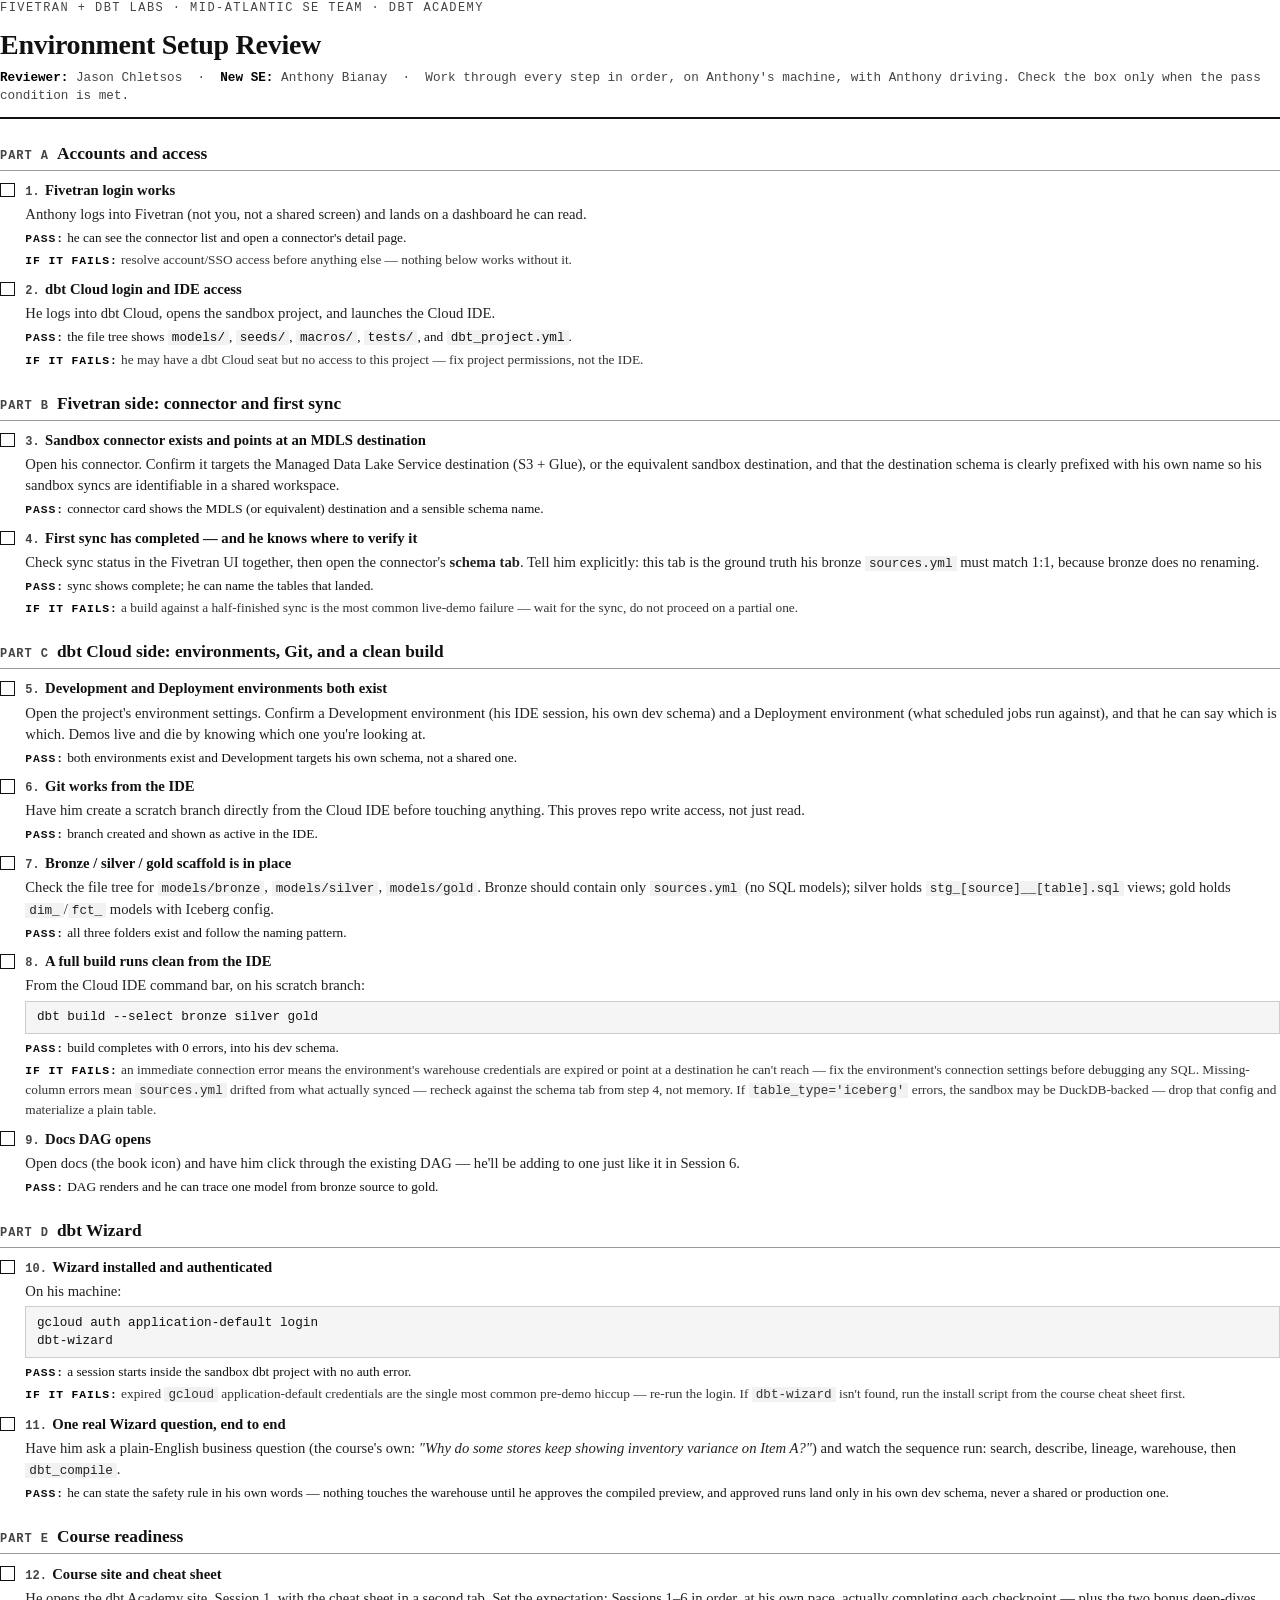
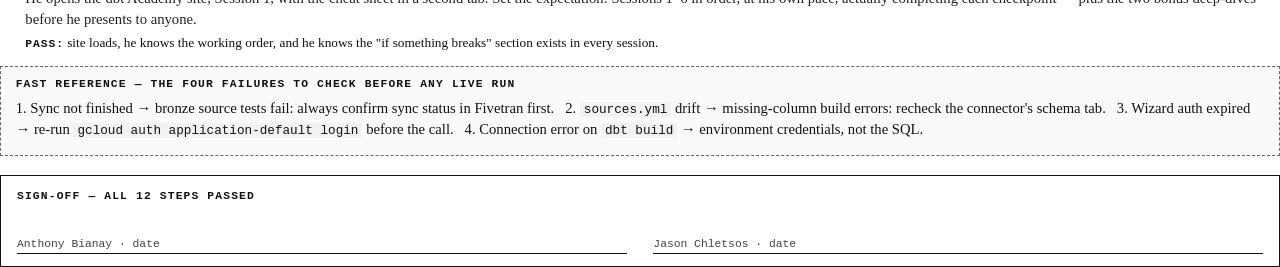
<file: onboarding/environment-setup-review.html>
<!doctype html>
<html lang="en">
<head>
<meta charset="UTF-8">
<title>Environment Setup Review</title>
<style>
*{box-sizing:border-box}
body{font-family: Georgia, 'Times New Roman', serif; color:#111; margin:0; font-size:11pt; line-height:1.45}
h1{font-size:21pt; margin:0 0 2pt; letter-spacing:-.01em}
.kicker{font-family:'Courier New',monospace; font-size:9pt; letter-spacing:.12em; text-transform:uppercase; color:#444; margin-bottom:6pt}
.meta{font-family:'Courier New',monospace; font-size:9.5pt; color:#444; margin-bottom:16pt; border-bottom:1.5pt solid #111; padding-bottom:9pt}
.meta b{color:#000}
h2{font-size:13pt; margin:16pt 0 6pt; border-bottom:0.75pt solid #999; padding-bottom:3pt}
h2 .part{font-family:'Courier New',monospace; font-size:9pt; letter-spacing:.08em; color:#444; margin-right:6pt}
p{margin:4pt 0}
.step{display:flex; gap:8pt; margin:7pt 0; break-inside:avoid}
.box{flex:0 0 auto; width:11pt; height:11pt; border:1.25pt solid #111; margin-top:2pt}
.step-body{flex:1}
.step-title{font-weight:bold}
.step-title .num{font-family:'Courier New',monospace; font-size:9pt; color:#444; margin-right:4pt}
.how{margin:2pt 0 0; color:#222}
.pass{margin:2pt 0 0; font-size:10pt}
.pass b{font-family:'Courier New',monospace; font-size:8.5pt; letter-spacing:.08em; text-transform:uppercase}
.fail{margin:2pt 0 0; font-size:10pt; color:#333}
.fail b{font-family:'Courier New',monospace; font-size:8.5pt; letter-spacing:.08em; text-transform:uppercase; color:#000}
code, .cmd{font-family:'Courier New',monospace; font-size:9.5pt; background:#f2f2f2; padding:0 3pt}
.cmd-block{font-family:'Courier New',monospace; font-size:9.5pt; background:#f5f5f5; border:0.75pt solid #ccc; padding:5pt 8pt; margin:3pt 0}
.note{border:1pt dashed #666; padding:7pt 11pt; margin:10pt 0; background:#fafafa; break-inside:avoid}
.note .lbl{font-family:'Courier New',monospace; font-size:8.5pt; letter-spacing:.1em; text-transform:uppercase; font-weight:bold; margin-bottom:3pt}
.signoff{border:1.25pt solid #111; padding:9pt 12pt; margin-top:14pt; break-inside:avoid}
.signoff .row{display:flex; gap:20pt; margin-top:10pt}
.signoff .line{flex:1; border-bottom:0.75pt solid #111; padding-top:14pt; font-family:'Courier New',monospace; font-size:8.5pt; color:#444}
</style>
</head>
<body>

<div class="kicker">Fivetran + dbt Labs &middot; Mid-Atlantic SE Team &middot; dbt Academy</div>
<h1>Environment Setup Review</h1>
<div class="meta"><b>Reviewer:</b> Jason Chletsos &nbsp;&middot;&nbsp; <b>New SE:</b> Anthony Bianay &nbsp;&middot;&nbsp; Work through every step in order, on Anthony's machine, with Anthony driving. Check the box only when the pass condition is met.</div>

<h2><span class="part">PART A</span>Accounts and access</h2>

<div class="step"><div class="box"></div><div class="step-body">
  <div class="step-title"><span class="num">1.</span>Fivetran login works</div>
  <p class="how">Anthony logs into Fivetran (not you, not a shared screen) and lands on a dashboard he can read.</p>
  <p class="pass"><b>Pass:</b> he can see the connector list and open a connector's detail page.</p>
  <p class="fail"><b>If it fails:</b> resolve account/SSO access before anything else &mdash; nothing below works without it.</p>
</div></div>

<div class="step"><div class="box"></div><div class="step-body">
  <div class="step-title"><span class="num">2.</span>dbt Cloud login and IDE access</div>
  <p class="how">He logs into dbt Cloud, opens the sandbox project, and launches the Cloud IDE.</p>
  <p class="pass"><b>Pass:</b> the file tree shows <code>models/</code>, <code>seeds/</code>, <code>macros/</code>, <code>tests/</code>, and <code>dbt_project.yml</code>.</p>
  <p class="fail"><b>If it fails:</b> he may have a dbt Cloud seat but no access to this project &mdash; fix project permissions, not the IDE.</p>
</div></div>

<h2><span class="part">PART B</span>Fivetran side: connector and first sync</h2>

<div class="step"><div class="box"></div><div class="step-body">
  <div class="step-title"><span class="num">3.</span>Sandbox connector exists and points at an MDLS destination</div>
  <p class="how">Open his connector. Confirm it targets the Managed Data Lake Service destination (S3 + Glue), or the equivalent sandbox destination, and that the destination schema is clearly prefixed with his own name so his sandbox syncs are identifiable in a shared workspace.</p>
  <p class="pass"><b>Pass:</b> connector card shows the MDLS (or equivalent) destination and a sensible schema name.</p>
</div></div>

<div class="step"><div class="box"></div><div class="step-body">
  <div class="step-title"><span class="num">4.</span>First sync has completed &mdash; and he knows where to verify it</div>
  <p class="how">Check sync status in the Fivetran UI together, then open the connector's <b>schema tab</b>. Tell him explicitly: this tab is the ground truth his bronze <code>sources.yml</code> must match 1:1, because bronze does no renaming.</p>
  <p class="pass"><b>Pass:</b> sync shows complete; he can name the tables that landed.</p>
  <p class="fail"><b>If it fails:</b> a build against a half-finished sync is the most common live-demo failure &mdash; wait for the sync, do not proceed on a partial one.</p>
</div></div>

<h2><span class="part">PART C</span>dbt Cloud side: environments, Git, and a clean build</h2>

<div class="step"><div class="box"></div><div class="step-body">
  <div class="step-title"><span class="num">5.</span>Development and Deployment environments both exist</div>
  <p class="how">Open the project's environment settings. Confirm a Development environment (his IDE session, his own dev schema) and a Deployment environment (what scheduled jobs run against), and that he can say which is which. Demos live and die by knowing which one you're looking at.</p>
  <p class="pass"><b>Pass:</b> both environments exist and Development targets his own schema, not a shared one.</p>
</div></div>

<div class="step"><div class="box"></div><div class="step-body">
  <div class="step-title"><span class="num">6.</span>Git works from the IDE</div>
  <p class="how">Have him create a scratch branch directly from the Cloud IDE before touching anything. This proves repo write access, not just read.</p>
  <p class="pass"><b>Pass:</b> branch created and shown as active in the IDE.</p>
</div></div>

<div class="step"><div class="box"></div><div class="step-body">
  <div class="step-title"><span class="num">7.</span>Bronze / silver / gold scaffold is in place</div>
  <p class="how">Check the file tree for <code>models/bronze</code>, <code>models/silver</code>, <code>models/gold</code>. Bronze should contain only <code>sources.yml</code> (no SQL models); silver holds <code>stg_[source]__[table].sql</code> views; gold holds <code>dim_</code>/<code>fct_</code> models with Iceberg config.</p>
  <p class="pass"><b>Pass:</b> all three folders exist and follow the naming pattern.</p>
</div></div>

<div class="step"><div class="box"></div><div class="step-body">
  <div class="step-title"><span class="num">8.</span>A full build runs clean from the IDE</div>
  <p class="how">From the Cloud IDE command bar, on his scratch branch:</p>
  <div class="cmd-block">dbt build --select bronze silver gold</div>
  <p class="pass"><b>Pass:</b> build completes with 0 errors, into his dev schema.</p>
  <p class="fail"><b>If it fails:</b> an immediate connection error means the environment's warehouse credentials are expired or point at a destination he can't reach &mdash; fix the environment's connection settings before debugging any SQL. Missing-column errors mean <code>sources.yml</code> drifted from what actually synced &mdash; recheck against the schema tab from step 4, not memory. If <code>table_type='iceberg'</code> errors, the sandbox may be DuckDB-backed &mdash; drop that config and materialize a plain table.</p>
</div></div>

<div class="step"><div class="box"></div><div class="step-body">
  <div class="step-title"><span class="num">9.</span>Docs DAG opens</div>
  <p class="how">Open docs (the book icon) and have him click through the existing DAG &mdash; he'll be adding to one just like it in Session 6.</p>
  <p class="pass"><b>Pass:</b> DAG renders and he can trace one model from bronze source to gold.</p>
</div></div>

<h2><span class="part">PART D</span>dbt Wizard</h2>

<div class="step"><div class="box"></div><div class="step-body">
  <div class="step-title"><span class="num">10.</span>Wizard installed and authenticated</div>
  <p class="how">On his machine:</p>
  <div class="cmd-block">gcloud auth application-default login<br>dbt-wizard</div>
  <p class="pass"><b>Pass:</b> a session starts inside the sandbox dbt project with no auth error.</p>
  <p class="fail"><b>If it fails:</b> expired <code>gcloud</code> application-default credentials are the single most common pre-demo hiccup &mdash; re-run the login. If <code>dbt-wizard</code> isn't found, run the install script from the course cheat sheet first.</p>
</div></div>

<div class="step"><div class="box"></div><div class="step-body">
  <div class="step-title"><span class="num">11.</span>One real Wizard question, end to end</div>
  <p class="how">Have him ask a plain-English business question (the course's own: <i>"Why do some stores keep showing inventory variance on Item A?"</i>) and watch the sequence run: search, describe, lineage, warehouse, then <code>dbt_compile</code>.</p>
  <p class="pass"><b>Pass:</b> he can state the safety rule in his own words &mdash; nothing touches the warehouse until he approves the compiled preview, and approved runs land only in his own dev schema, never a shared or production one.</p>
</div></div>

<h2><span class="part">PART E</span>Course readiness</h2>

<div class="step"><div class="box"></div><div class="step-body">
  <div class="step-title"><span class="num">12.</span>Course site and cheat sheet</div>
  <p class="how">He opens the dbt Academy site, Session 1, with the cheat sheet in a second tab. Set the expectation: Sessions 1&ndash;6 in order, at his own pace, actually completing each checkpoint &mdash; plus the two bonus deep-dives before he presents to anyone.</p>
  <p class="pass"><b>Pass:</b> site loads, he knows the working order, and he knows the "if something breaks" section exists in every session.</p>
</div></div>

<div class="note">
  <div class="lbl">Fast reference &mdash; the four failures to check before any live run</div>
  <p>1. Sync not finished &rarr; bronze source tests fail: always confirm sync status in Fivetran first. &nbsp;
     2. <code>sources.yml</code> drift &rarr; missing-column build errors: recheck the connector's schema tab. &nbsp;
     3. Wizard auth expired &rarr; re-run <code>gcloud auth application-default login</code> before the call. &nbsp;
     4. Connection error on <code>dbt build</code> &rarr; environment credentials, not the SQL.</p>
</div>

<div class="signoff">
  <div class="lbl" style="font-family:'Courier New',monospace; font-size:8.5pt; letter-spacing:.1em; text-transform:uppercase; font-weight:bold">Sign-off &mdash; all 12 steps passed</div>
  <div class="row">
    <div class="line">Anthony Bianay &middot; date</div>
    <div class="line">Jason Chletsos &middot; date</div>
  </div>
</div>

</body>
</html>
</file>
